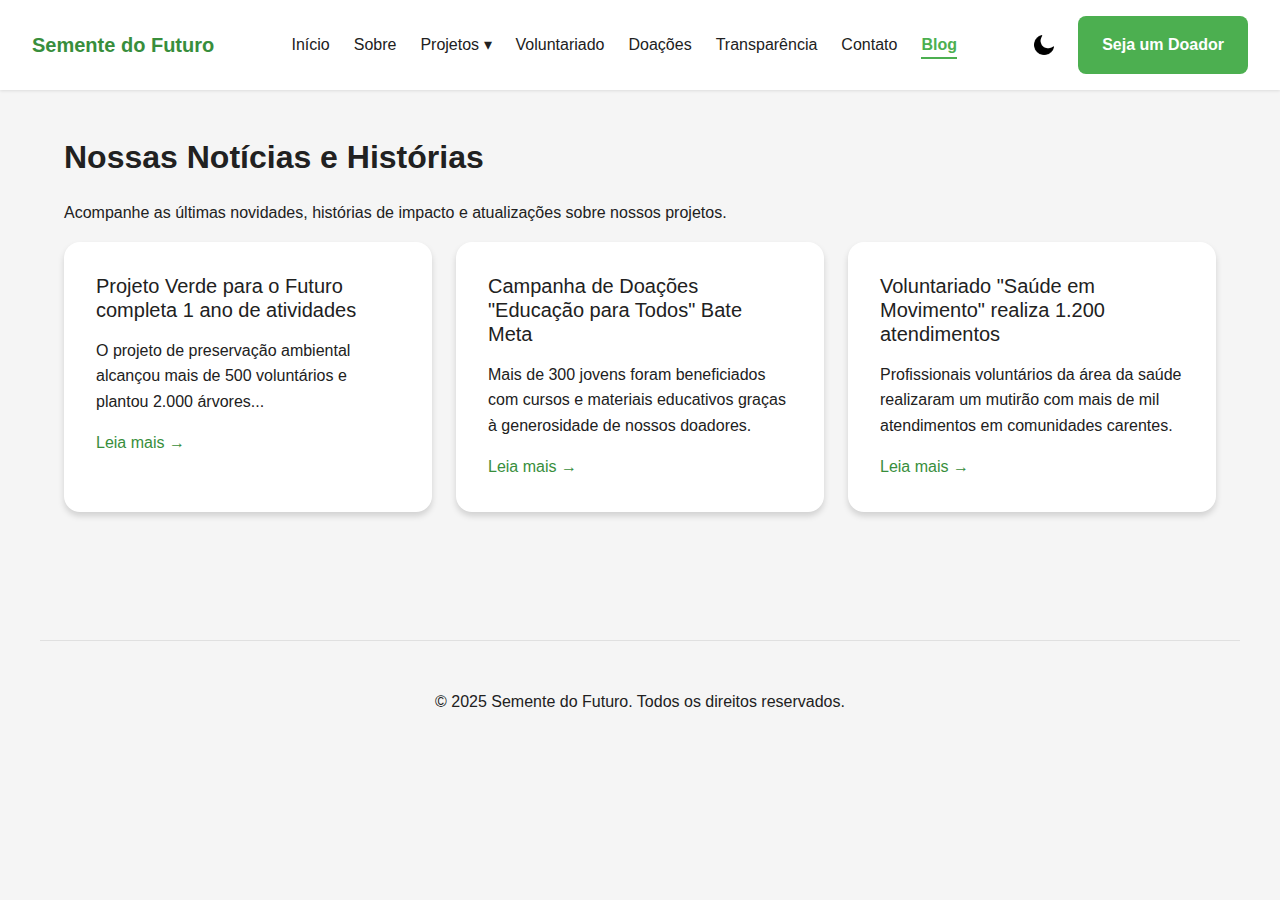
<file: blog.html>
<!DOCTYPE html>
<html lang="pt-BR" data-theme="light">
<head>
    <!-- Definições básicas do documento -->
    <meta charset="UTF-8">
    <meta name="viewport" content="width=device-width, initial-scale=1.0">
    <meta name="description" content="Blog da ONG Semente do Futuro, com notícias e atualizações.">
    <title>Semente do Futuro - Blog</title>
    
    <!-- Ícone que aparece na aba do navegador -->
    <link rel="icon" type="image/png" href="Assets/images/icon-semente-do-futuro.png">
    
    <!-- Estilos principais do site -->
    <link rel="stylesheet" href="Assets/css/base.css">
    <link rel="stylesheet" href="Assets/css/layout.css">
    <link rel="stylesheet" href="Assets/css/components.css">
</head>
<body>
    <header>
        <!-- Nome da ONG como título principal -->
        <h1>Semente do Futuro</h1>

        <!-- Botão para alternar entre modo claro/escuro -->
        <button id="theme-toggle-btn" class="theme-toggle-btn" aria-label="Alterar tema">
            <img src="Assets/images/sun.png" alt="Ícone de Sol" class="icon-sun">
            <img src="Assets/images/moon.png" alt="Ícone de Lua" class="icon-moon">
        </button>

        <!-- Menu hambúrguer (aparece em telas menores) -->
        <input type="checkbox" id="menu-toggle" class="menu-toggle-checkbox">
        <label for="menu-toggle" class="menu-hamburguer">
            <!-- Ícone do menu (3 linhas) em SVG -->
            <svg width="24" height="24" viewBox="0 0 24 24" fill="none">
                <path d="M3 12H21" stroke="var(--color-text)" stroke-width="2" stroke-linecap="round"/>
                <path d="M3 6H21" stroke="var(--color-text)" stroke-width="2" stroke-linecap="round"/>
                <path d="M3 18H21" stroke="var(--color-text)" stroke-width="2" stroke-linecap="round"/>
            </svg>
        </label>

        <!-- Navegação principal do site -->
        <nav aria-label="Menu principal">
            <ul>
                <li><a href="index.html">Início</a></li>
                <li><a href="sobre.html">Sobre</a></li>
                <li class="dropdown">
                    <a href="projetos.html">Projetos &#9662;</a> <ul class="dropdown-menu">
                        <li><a href="#">Educação para Todos</a></li>
                        <li><a href="#">Saúde em Movimento</a></li>
                        <li><a href="#">Verde para o Futuro</a></li>
                    </ul>
                </li>
                <li><a href="voluntariado.html">Voluntariado</a></li>
                <li><a href="doacoes.html">Doações</a></li>
                <li><a href="transparencia.html">Transparência</a></li>
                <li><a href="contato.html">Contato</a></li>
                <!-- Página atual está destacada -->
                <li><a href="blog.html" class="active-link">Blog</a></li>
            </ul>
        </nav>

        <!-- Botão de destaque para doações -->
        <a href="doacoes.html" class="btn btn-primary">Seja um Doador</a>
    </header>

    <main>
        <!-- Seção principal do blog -->
        <section id="blog-posts" aria-labelledby="titulo-blog">
            <div class="container">
                <h2 id="titulo-blog">Nossas Notícias e Histórias</h2>
                <p>Acompanhe as últimas novidades, histórias de impacto e atualizações sobre nossos projetos.</p>
                
                <!-- Grade com os posts -->
                <div class="grid">
                    <!-- Cada artigo do blog -->
                    <article class="card col-4">
                        <h3>Projeto Verde para o Futuro completa 1 ano de atividades</h3>
                        <p>O projeto de preservação ambiental alcançou mais de 500 voluntários e plantou 2.000 árvores...</p>
                        <a href="#">Leia mais &rarr;</a>
                    </article>
                    
                    <article class="card col-4">
                        <h3>Campanha de Doações "Educação para Todos" Bate Meta</h3>
                        <p>Mais de 300 jovens foram beneficiados com cursos e materiais educativos graças à generosidade de nossos doadores.</p>
                        <a href="#">Leia mais &rarr;</a>
                    </article>
                    
                    <article class="card col-4">
                        <h3>Voluntariado "Saúde em Movimento" realiza 1.200 atendimentos</h3>
                        <p>Profissionais voluntários da área da saúde realizaram um mutirão com mais de mil atendimentos em comunidades carentes.</p>
                        <a href="#">Leia mais &rarr;</a>
                    </article>
                </div>
            </div>
        </section>
    </main>

    <!-- Rodapé -->
    <footer>
        <div class="container">
            <p>&copy; 2025 Semente do Futuro. Todos os direitos reservados.</p>
        </div>
    </footer>
    
    <!-- Script para alternar o tema claro/escuro -->
    <script src="Assets/js/theme-toggle.js"></script>
    
</body>
</html>
</file>
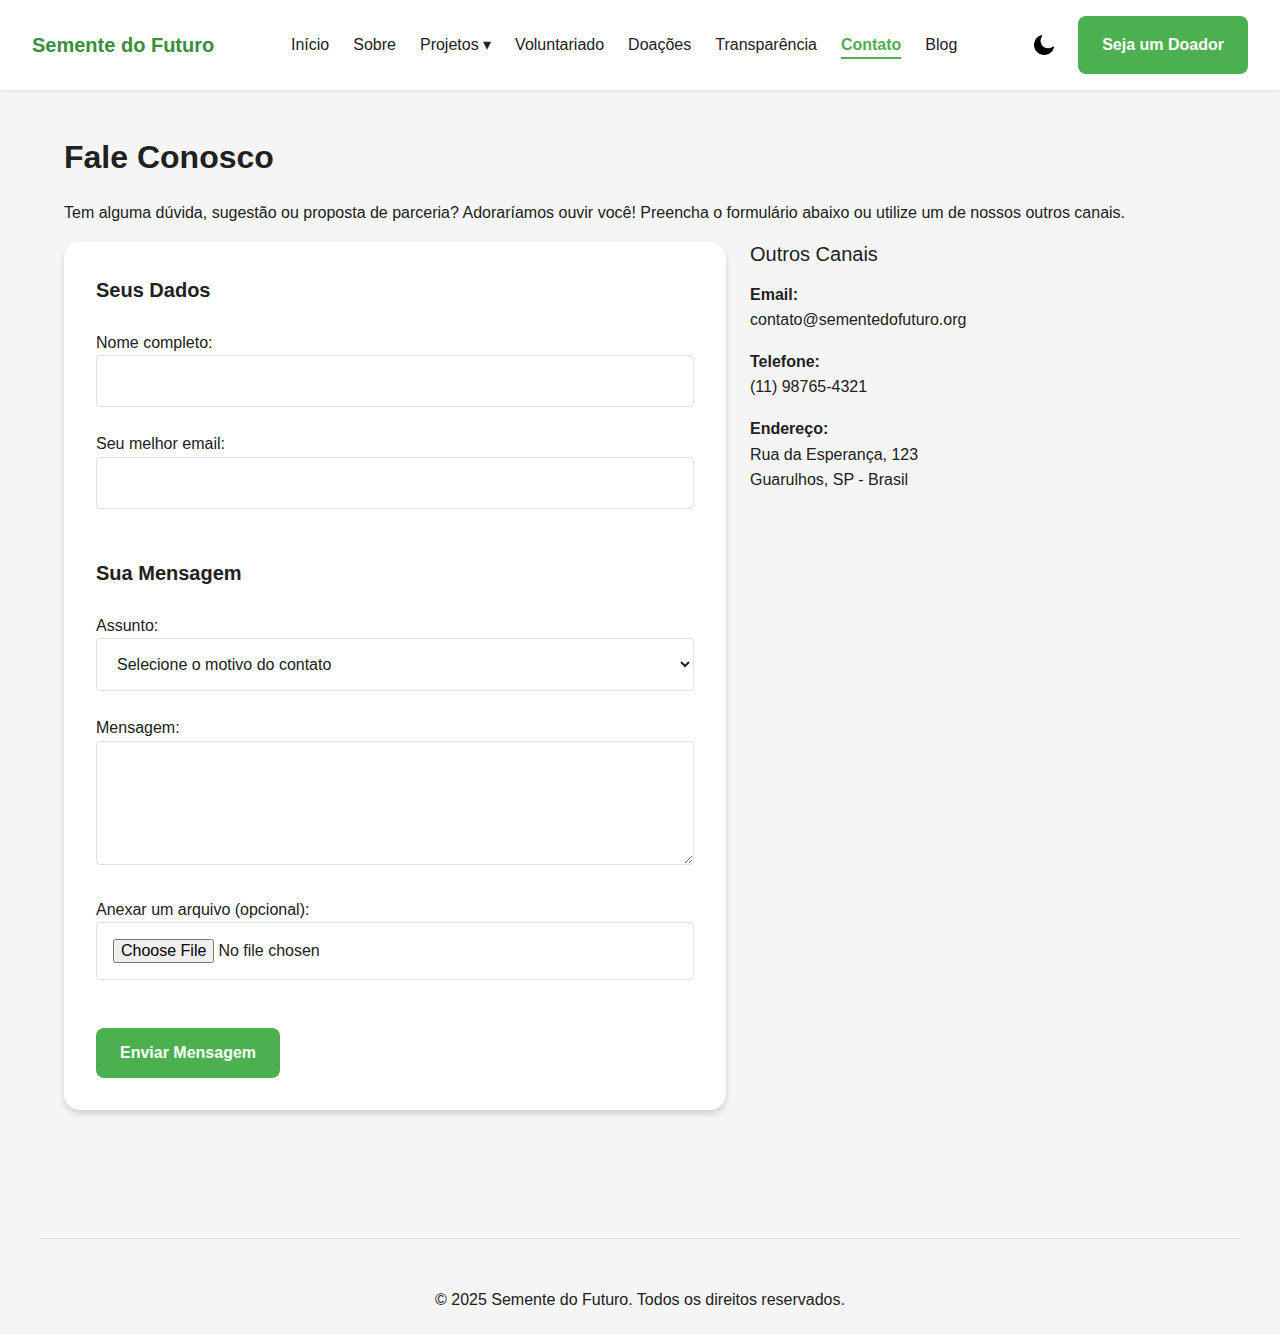
<file: contato.html>
<!DOCTYPE html>
<html lang="pt-BR" data-theme="light">
<head>
    <!-- Configurações básicas da página -->
    <meta charset="UTF-8">
    <meta name="viewport" content="width=device-width, initial-scale=1.0">
    <meta name="description" content="Entre em contato com a ONG Semente do Futuro.">
    <title>Semente do Futuro - Contato</title>

    <!-- Ícone que aparece na aba do navegador -->
    <link rel="icon" type="image/png" href="Assets/images/icon-semente-do-futuro.png">

    <!-- Estilos globais -->
    <link rel="stylesheet" href="Assets/css/base.css">
    <link rel="stylesheet" href="Assets/css/layout.css">
    <link rel="stylesheet" href="Assets/css/components.css">
</head>
<body>

    <header>
        <!-- Nome principal da ONG -->
        <h1>Semente do Futuro</h1>

        <!-- Botão de alternar tema claro/escuro -->
        <button id="theme-toggle-btn" class="theme-toggle-btn" aria-label="Alterar tema">
            <img src="Assets/images/sun.png" alt="Ícone de Sol" class="icon-sun">
            <img src="Assets/images/moon.png" alt="Ícone de Lua" class="icon-moon">
        </button>

        <!-- Menu hambúrguer para dispositivos móveis -->
        <input type="checkbox" id="menu-toggle" class="menu-toggle-checkbox">
        <label for="menu-toggle" class="menu-hamburguer">
            <!-- Ícone de menu em SVG -->
            <svg width="24" height="24" viewBox="0 0 24 24" fill="none" xmlns="http://www.w3.org/2000/svg">
                <path d="M3 12H21" stroke="var(--color-text)" stroke-width="2" stroke-linecap="round" stroke-linejoin="round"/>
                <path d="M3 6H21" stroke="var(--color-text)" stroke-width="2" stroke-linecap="round" stroke-linejoin="round"/>
                <path d="M3 18H21" stroke="var(--color-text)" stroke-width="2" stroke-linecap="round" stroke-linejoin="round"/>
            </svg>
        </label>

        <!-- Navegação principal -->
        <nav aria-label="Menu principal">
            <ul>
                <li><a href="index.html">Início</a></li>
                <li><a href="sobre.html">Sobre</a></li>
                <li class="dropdown">
                    <a href="projetos.html">Projetos &#9662;</a> <ul class="dropdown-menu">
                        <li><a href="#">Educação para Todos</a></li>
                        <li><a href="#">Saúde em Movimento</a></li>
                        <li><a href="#">Verde para o Futuro</a></li>
                    </ul>
                </li>
                <li><a href="voluntariado.html">Voluntariado</a></li>
                <li><a href="doacoes.html">Doações</a></li>
                <li><a href="transparencia.html">Transparência</a></li>
                <li><a href="contato.html" class="active-link">Contato</a></li>
                <li><a href="blog.html">Blog</a></li>
            </ul>
        </nav>
        <!-- Botão de destaque para doações -->
        <a href="doacoes.html" class="btn btn-primary">Seja um Doador</a>
    </header>

    <main>
        <!-- Seção de contato -->
        <section id="fale-conosco" aria-labelledby="titulo-contato">
            <div class="container">
                <h2 id="titulo-contato">Fale Conosco</h2>
                <p>Tem alguma dúvida, sugestão ou proposta de parceria? Adoraríamos ouvir você! Preencha o formulário abaixo ou utilize um de nossos outros canais.</p>
                <div class="grid">
                    <div class="col-7">
                        <!-- Formulário de contato -->
                        <form action="#" method="post" data-validate="true" enctype="multipart/form-data" class="card" data-modal-title="Mensagem Enviada!" data-modal-text="Recebemos seus dados com sucesso. Entraremos em contato em breve.">
                            <fieldset>
                                <legend>Seus Dados</legend>
                                <label for="nome-contato">Nome completo:</label>
                                <input type="text" id="nome-contato" name="nome" required>
                                <label for="email-contato">Seu melhor email:</label>
                                <input type="email" id="email-contato" name="email" required>
                            </fieldset>
                            <fieldset>
                                <legend>Sua Mensagem</legend>
                                <label for="assunto-contato">Assunto:</label>
                                <select id="assunto-contato" name="assunto" required>
                                    <option value="">Selecione o motivo do contato</option>
                                    <option value="duvida">Dúvida</option>
                                    <option value="sugestao">Sugestão</option>
                                    <option value="parceria">Parceria</option>
                                    <option value="outro">Outro</option>
                                </select>
                                <label for="mensagem-contato">Mensagem:</label>
                                <textarea id="mensagem-contato" name="mensagem" required maxlength="500" rows="5"></textarea>
                                <label for="arquivo-contato">Anexar um arquivo (opcional):</label>
                                <input type="file" id="arquivo-contato" name="arquivo" accept=".pdf,.doc,.docx,.jpg,.png">
                            </fieldset>
                            <button type="submit" class="btn btn-primary">Enviar Mensagem</button>
                        </form>
                    </div>
                    <div class="col-5">
                        <h3>Outros Canais</h3>
                        <p><strong>Email:</strong><br> contato@sementedofuturo.org</p>
                        <p><strong>Telefone:</strong><br> (11) 98765-4321</p>
                        <p><strong>Endereço:</strong><br> Rua da Esperança, 123<br> Guarulhos, SP - Brasil</p>
                    </div>
                </div>
            </div>
        </section>
    </main>
    
    <!-- Rodapé -->
    <footer>
        <div class="container">
            <p>&copy; 2025 Semente do Futuro. Todos os direitos reservados.</p>
        </div>
    </footer>
    
    <div id="success-modal" class="modal">
        <div class="modal-content card">
            <button class="modal-close-btn" aria-label="Fechar">&times;</button>
            <h3>Mensagem Enviada!</h3>
            <p>Recebemos seus dados com sucesso. Entraremos em contato em breve.</p>
        </div>
    </div>

    <!-- Script do tema -->
    <script src="Assets/js/theme-toggle.js"></script>

    <!-- Script para pop-up de agradecimento -->
    <script src="Assets/js/modal.js"></script>

    <!-- Script validação de formulário -->
    <script src="Assets/js/validation.js"></script>

</body>
</html>
</file>
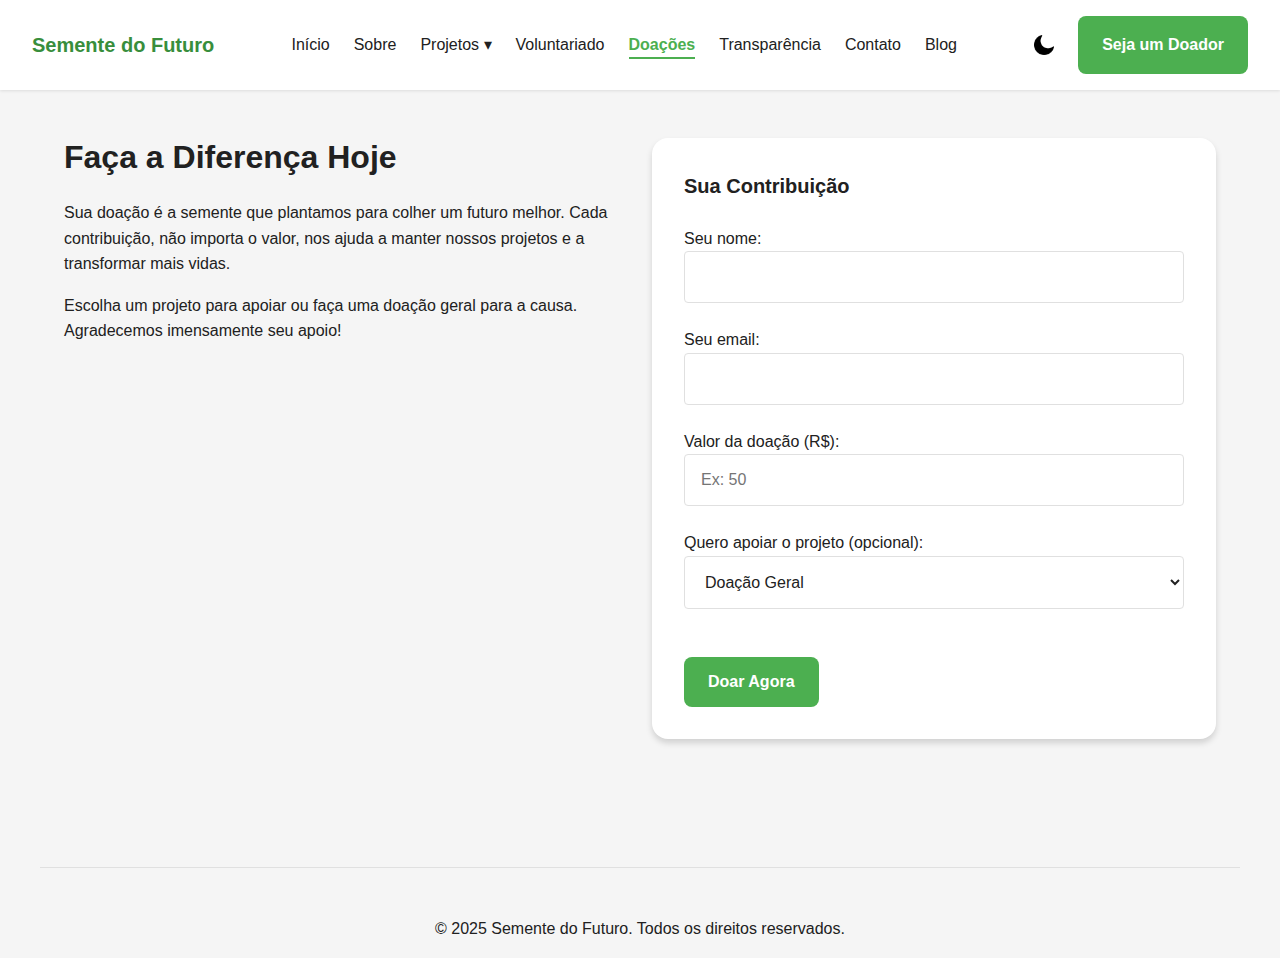
<file: doacoes.html>
<!DOCTYPE html>
<html lang="pt-BR" data-theme="light">
<head>

    <!-- Configurações básicas da página -->
    <meta charset="UTF-8">
    <meta name="viewport" content="width=device-width, initial-scale=1.0">
    <meta name="description" content="Página de doações da ONG Semente do Futuro. Contribua e faça a diferença.">
    <title>Semente do Futuro - Doações</title>


    <!-- Ícone da aba do navegador -->
    <link rel="icon" type="image/png" href="Assets/images/icon-semente-do-futuro.png">

    <!-- Estilos globais -->
    <link rel="stylesheet" href="Assets/css/base.css">
    <link rel="stylesheet" href="Assets/css/layout.css">
    <link rel="stylesheet" href="Assets/css/components.css">
</head>
<body>

    <header>
        <!-- Nome da ONG -->
        <h1>Semente do Futuro</h1>

        <!-- Botão de tema claro/escuro -->
        <button id="theme-toggle-btn" class="theme-toggle-btn" aria-label="Alterar tema">
            <img src="Assets/images/sun.png" alt="Ícone de Sol" class="icon-sun">
            <img src="Assets/images/moon.png" alt="Ícone de Lua" class="icon-moon">
        </button>

        <!-- Menu hambúrguer -->
        <input type="checkbox" id="menu-toggle" class="menu-toggle-checkbox">
        <label for="menu-toggle" class="menu-hamburguer">
            <!-- Ícone em SVG -->
            <svg width="24" height="24" viewBox="0 0 24 24" fill="none" xmlns="http://www.w3.org/2000/svg">
                <path d="M3 12H21" stroke="var(--color-text)" stroke-width="2" stroke-linecap="round" stroke-linejoin="round"/>
                <path d="M3 6H21" stroke="var(--color-text)" stroke-width="2" stroke-linecap="round" stroke-linejoin="round"/>
                <path d="M3 18H21" stroke="var(--color-text)" stroke-width="2" stroke-linecap="round" stroke-linejoin="round"/>
            </svg>
        </label>

        <!-- Navegação principal -->
        <nav aria-label="Menu principal">
            <ul>
                <li><a href="index.html">Início</a></li>
                <li><a href="sobre.html">Sobre</a></li>
                <li class="dropdown">
                    <a href="projetos.html">Projetos &#9662;</a> <ul class="dropdown-menu">
                        <li><a href="#">Educação para Todos</a></li>
                        <li><a href="#">Saúde em Movimento</a></li>
                        <li><a href="#">Verde para o Futuro</a></li>
                    </ul>
                </li>
                <li><a href="voluntariado.html">Voluntariado</a></li>
                <!-- Link ativo (página atual) -->
                <li><a href="doacoes.html" class="active-link">Doações</a></li>
                <li><a href="transparencia.html">Transparência</a></li>
                <li><a href="contato.html">Contato</a></li>
                <li><a href="blog.html">Blog</a></li>
            </ul>
        </nav>
        <!-- Botão fixo de destaque para doações -->
        <a href="doacoes.html" class="btn btn-primary">Seja um Doador</a>
    </header>

    <main>
        <!-- Seção de doações -->
        <section id="faca-sua-doacao" aria-labelledby="titulo-doacao">
            <div class="container">
                <div class="grid">
                    <div class="col-6">
                        <h2 id="titulo-doacao">Faça a Diferença Hoje</h2>
                        <p>Sua doação é a semente que plantamos para colher um futuro melhor. Cada contribuição, não importa o valor, nos ajuda a manter nossos projetos e a transformar mais vidas.</p>
                        <p>Escolha um projeto para apoiar ou faça uma doação geral para a causa. Agradecemos imensamente seu apoio!</p>
                    </div>
                    <div class="col-6">
                        <!-- Formulario de doação -->
                        <form action="#" data-validate="true" method="post" class="card" data-modal-title="Doação Recebida!" data-modal-text="Sua contribuição faz a diferença! Muito obrigado pelo seu apoio.">
                            <fieldset>
                                <legend>Sua Contribuição</legend>
                                <label for="nome-doacao">Seu nome:</label>
                                <input type="text" id="nome-doacao" name="nome" required>
                                <label for="email-doacao">Seu email:</label>
                                <input type="email" id="email-doacao" name="email" required>
                                <label for="valor-doacao">Valor da doação (R$):</label>
                                <input type="number" id="valor-doacao" name="valor" min="1" required placeholder="Ex: 50">
                                <label for="projeto-doacao">Quero apoiar o projeto (opcional):</label>
                                <select id="projeto-doacao" name="projeto">
                                    <option value="geral">Doação Geral</option>
                                    <option value="educacao">Educação para Todos</option>
                                    <option value="saude">Saúde em Movimento</option>
                                    <option value="verde">Verde para o Futuro</option>
                                </select>
                            </fieldset>
                            <button type="submit" class="btn btn-primary">Doar Agora</button>
                        </form>
                    </div>
                </div>
            </div>
        </section>
    </main>
    
    <!-- Rodapé -->
    <footer>
        <div class="container">
            <p>&copy; 2025 Semente do Futuro. Todos os direitos reservados.</p>
        </div>
    </footer>
    
    <div id="success-modal" class="modal">
        <div class="modal-content card">
            <button class="modal-close-btn" aria-label="Fechar">&times;</button>
            <h3>Doação Recebida!</h3>
            <p>Sua contribuição faz a diferença! Muito obrigado pelo seu apoio.</p>
        </div>
    </div>

    <!-- Script para alternar tema claro/escuro -->
    <script src="Assets/js/theme-toggle.js"></script>

    <!-- Script para pop-up de agradecimento -->
    <script src="Assets/js/modal.js"></script>

    <!-- Script validação de formulário -->
    <script src="Assets/js/validation.js"></script>

</body>
</html>
</file>
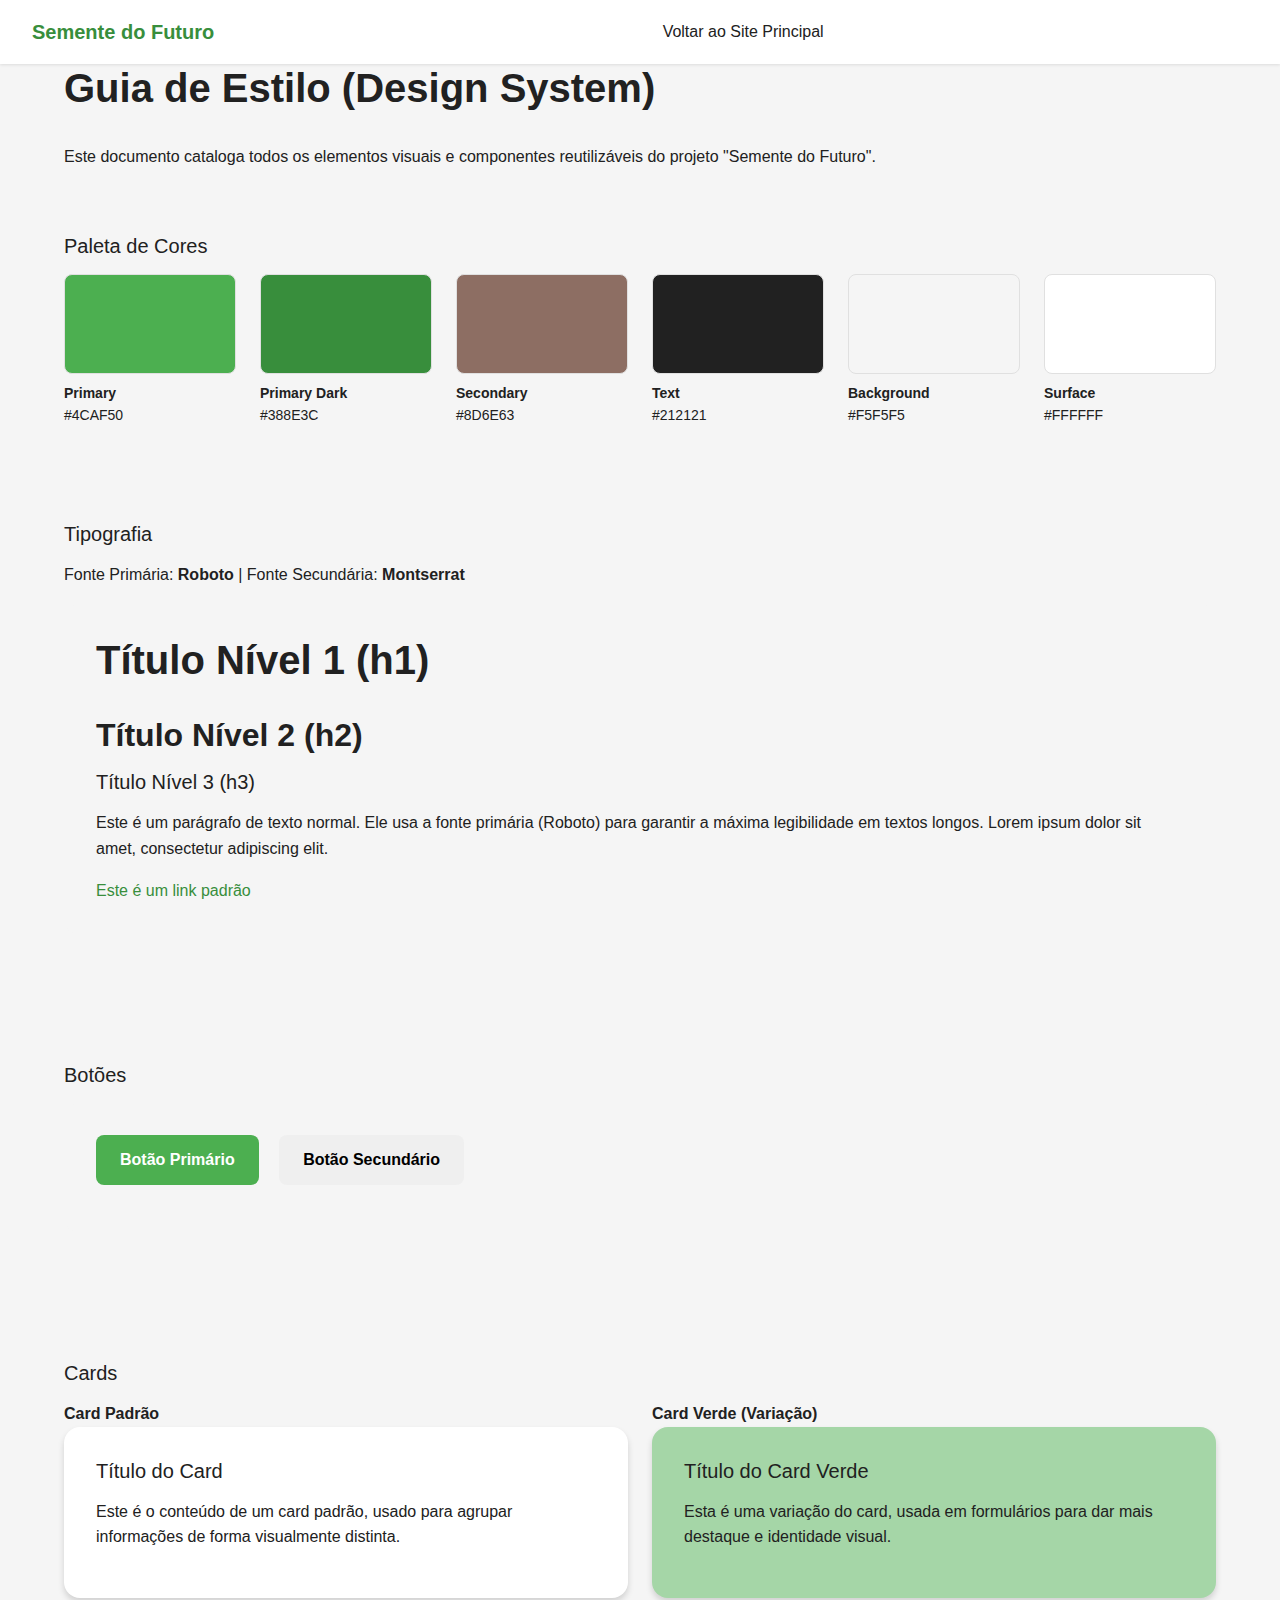
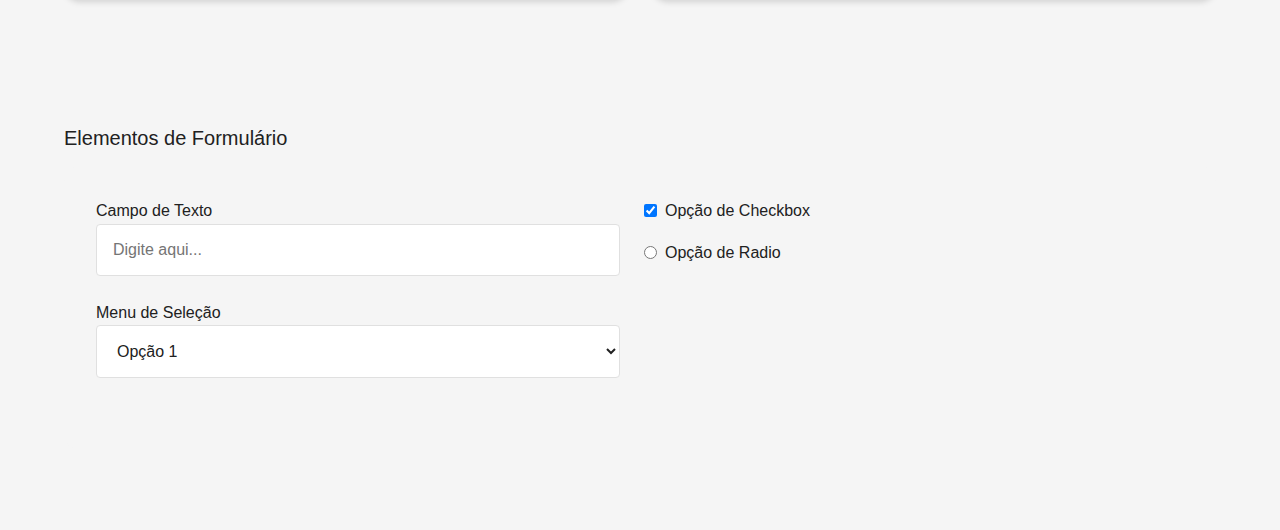
<file: styleguide.html>
<!DOCTYPE html>
<html lang="pt-BR" data-theme="light">
<head>
    <meta charset="UTF-8">
    <meta name="viewport" content="width=device-width, initial-scale=1.0">
    <title>Semente do Futuro - Guia de Estilo</title>
    
    <link rel="icon" type="image/png" href="Assets/images/icon-semente-do-futuro.png">
    
    <link rel="stylesheet" href="Assets/css/base.css">
    <link rel="stylesheet" href="Assets/css/layout.css">
    <link rel="stylesheet" href="Assets/css/components.css">
    <link rel="stylesheet" href="Assets/css/styleguide.css">
</head>
<body>
    
    <header>
        <a href="index.html" class="site-title-link">Semente do Futuro</a>
        <nav aria-label="Menu principal">
            <ul>
                <li><a href="index.html">Voltar ao Site Principal</a></li>
            </ul>
        </nav>
    </header>

    <main>
        <div class="container">
            
            <h1>Guia de Estilo (Design System)</h1>
            
            <div>
                <p>Este documento cataloga todos os elementos visuais e componentes reutilizáveis do projeto "Semente do Futuro".</p>
            </div> 

            <section aria-labelledby="titulo-cores">
                <h3 id="titulo-cores">Paleta de Cores</h3>
                <div class="grid">
                    <div class="col-2"><div class="color-swatch" style="background-color: var(--color-primary);"></div><div class="color-info"><strong>Primary</strong><br>#4CAF50</div></div>
                    <div class="col-2"><div class="color-swatch" style="background-color: var(--color-primary-dark);"></div><div class="color-info"><strong>Primary Dark</strong><br>#388E3C</div></div>
                    <div class="col-2"><div class="color-swatch" style="background-color: var(--color-secondary);"></div><div class="color-info"><strong>Secondary</strong><br>#8D6E63</div></div>
                    <div class="col-2"><div class="color-swatch" style="background-color: var(--color-text);"></div><div class="color-info"><strong>Text</strong><br>#212121</div></div>
                    <div class="col-2"><div class="color-swatch" style="background-color: var(--color-background);"></div><div class="color-info"><strong>Background</strong><br>#F5F5F5</div></div>
                    <div class="col-2"><div class="color-swatch" style="background-color: var(--color-white);"></div><div class="color-info"><strong>Surface</strong><br>#FFFFFF</div></div>
                </div>
            </section>

            <section aria-labelledby="titulo-tipografia">
                <h3 id="titulo-tipografia">Tipografia</h3>
                <p>Fonte Primária: <strong>Roboto</strong> | Fonte Secundária: <strong>Montserrat</strong></p>
                <div class="component-showcase">
                    <p class="h1-example">Título Nível 1 (h1)</p>
                    <h2>Título Nível 2 (h2)</h2>
                    <h3>Título Nível 3 (h3)</h3>
                    <p>Este é um parágrafo de texto normal. Ele usa a fonte primária (Roboto) para garantir a máxima legibilidade em textos longos. Lorem ipsum dolor sit amet, consectetur adipiscing elit.</p>
                    <a href="#">Este é um link padrão</a>
                </div>
            </section>

            <section aria-labelledby="titulo-botoes">
                <h3 id="titulo-botoes">Botões</h3>
                <div class="component-showcase">
                    <button class="btn btn-primary">Botão Primário</button>
                    <button class="btn btn-secondary">Botão Secundário</button>
                </div>
            </section>

            <section aria-labelledby="titulo-cards">
                <h3 id="titulo-cards">Cards</h3>
                <div class="grid">
                    <div class="col-6">
                        <h4>Card Padrão</h4>
                        <div class="card">
                            <h3>Título do Card</h3>
                            <p>Este é o conteúdo de um card padrão, usado para agrupar informações de forma visualmente distinta.</p>
                        </div>
                    </div>
                    <div class="col-6">
                        <h4>Card Verde (Variação)</h4>
                        <div class="card card--verde">
                            <h3>Título do Card Verde</h3>
                            <p>Esta é uma variação do card, usada em formulários para dar mais destaque e identidade visual.</p>
                        </div>
                    </div>
                </div>
            </section>

            <section aria-labelledby="titulo-formularios">
                <h3 id="titulo-formularios">Elementos de Formulário</h3>
                <div class="component-showcase">
                    <div class="grid">
                        <div class="col-6">
                            <label for="input-exemplo">Campo de Texto</label>
                            <input type="text" id="input-exemplo" placeholder="Digite aqui...">
                            <label for="select-exemplo">Menu de Seleção</label>
                            <select id="select-exemplo"><option>Opção 1</option><option>Opção 2</option></select>
                        </div>
                        <div class="col-6">
                            <div class="checkbox-group"><input type="checkbox" id="check-exemplo" checked><label for="check-exemplo">Opção de Checkbox</label></div>
                            <div class="radio-group"><input type="radio" id="radio-exemplo" name="radio"><label for="radio-exemplo">Opção de Radio</label></div>
                        </div>
                    </div>
                </div>
            </section>

        </div>
    </main>
</body>
</html>
</file>
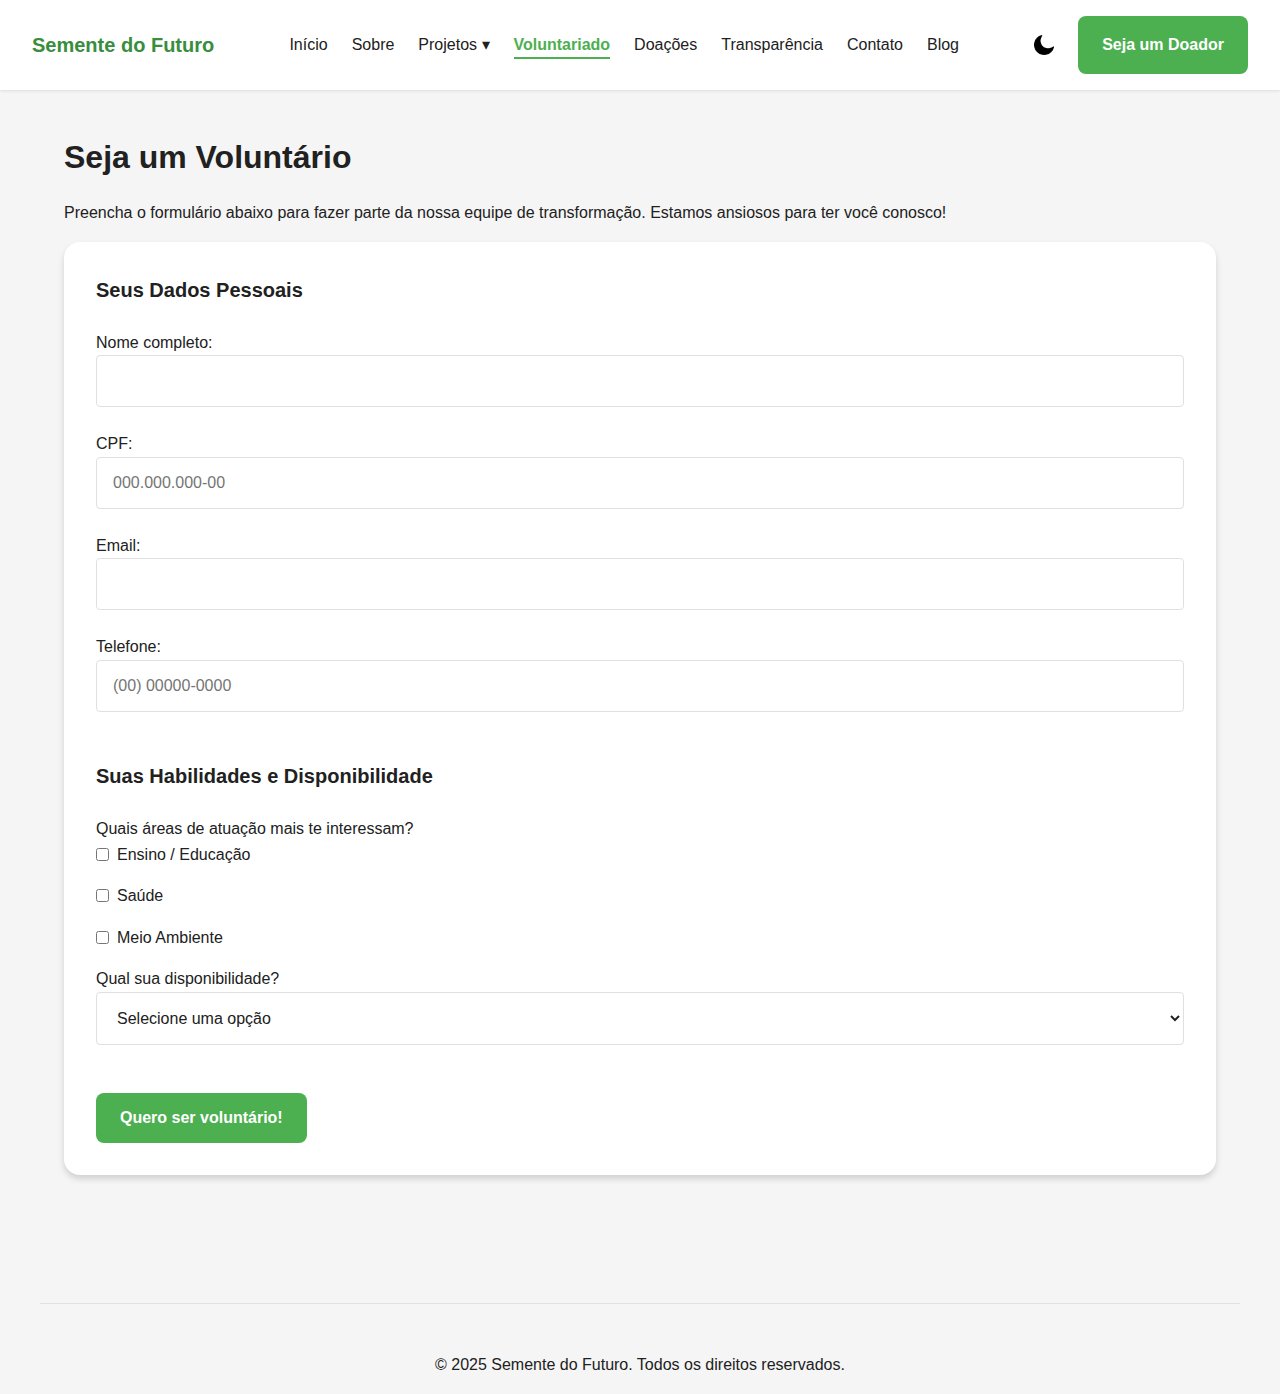
<file: voluntariado.html>
<!DOCTYPE html>
<html lang="pt-BR" data-theme="light">
<head>
    <!-- Metadados da página -->
    <meta charset="UTF-8"> <!-- Codificação de caracteres -->
    <meta name="viewport" content="width=device-width, initial-scale=1.0"> <!-- Responsividade -->
    <meta name="description" content="Cadastro de voluntários para participar dos projetos da ONG Semente do Futuro."> <!-- SEO -->
    <title>Semente do Futuro - Voluntariado</title> <!-- Título da página -->

    <!-- Ícone do site -->
    <link rel="icon" type="image/png" href="Assets/images/icon-semente-do-futuro.png">

    <!-- CSS -->
    <link rel="stylesheet" href="Assets/css/base.css">
    <link rel="stylesheet" href="Assets/css/layout.css">
    <link rel="stylesheet" href="Assets/css/components.css">
</head>
<body>
    
    <!-- Cabeçalho -->
    <header>
        <h1>Semente do Futuro</h1>

        <!-- Botão para alternar tema -->
        <button id="theme-toggle-btn" class="theme-toggle-btn" aria-label="Alterar tema">
            <img src="Assets/images/sun.png" alt="Ícone de Sol" class="icon-sun">
            <img src="Assets/images/moon.png" alt="Ícone de Lua" class="icon-moon">
        </button>

        <!-- Menu hamburguer -->
        <input type="checkbox" id="menu-toggle" class="menu-toggle-checkbox">
        <label for="menu-toggle" class="menu-hamburguer">
            <svg width="24" height="24" viewBox="0 0 24 24" fill="none" xmlns="http://www.w3.org/2000/svg">
                <path d="M3 12H21" stroke="var(--color-text)" stroke-width="2" stroke-linecap="round" stroke-linejoin="round"/>
                <path d="M3 6H21" stroke="var(--color-text)" stroke-width="2" stroke-linecap="round" stroke-linejoin="round"/>
                <path d="M3 18H21" stroke="var(--color-text)" stroke-width="2" stroke-linecap="round" stroke-linejoin="round"/>
            </svg>
        </label>

        <!-- Navegação principal -->
        <nav aria-label="Menu principal">
            <ul>
                <li><a href="index.html">Início</a></li>
                <li><a href="sobre.html">Sobre</a></li>
                <li class="dropdown">
                    <a href="projetos.html">Projetos &#9662;</a> <ul class="dropdown-menu">
                        <li><a href="#">Educação para Todos</a></li>
                        <li><a href="#">Saúde em Movimento</a></li>
                        <li><a href="#">Verde para o Futuro</a></li>
                    </ul>
                </li>
                <li><a href="voluntariado.html" class="active-link">Voluntariado</a></li> <!-- Página atual -->
                <li><a href="doacoes.html">Doações</a></li>
                <li><a href="transparencia.html">Transparência</a></li>
                <li><a href="contato.html">Contato</a></li>
                <li><a href="blog.html">Blog</a></li>
            </ul>
        </nav>
        <a href="doacoes.html" class="btn btn-primary">Seja um Doador</a> <!-- Botão de ação -->
    </header>

    <main>
        <!-- Seção de Cadastro de Voluntário -->
        <section id="cadastro-voluntario" aria-labelledby="titulo-cadastro">
            <div class="container">
                <h2 id="titulo-cadastro">Seja um Voluntário</h2>
                <p>Preencha o formulário abaixo para fazer parte da nossa equipe de transformação. Estamos ansiosos para ter você conosco!</p>

                <!-- Formulário de voluntariado -->
                <form id="form-voluntario" action="#" data-validate="true" method="post" class="card" data-modal-title="Cadastro Recebido!" data-modal-text="Obrigado por seu interesse! Analisaremos seu cadastro e entraremos em contato.">

                    <!-- Dados Pessoais -->
                    <fieldset>
                        <legend>Seus Dados Pessoais</legend>

                        <label for="nome">Nome completo:</label>
                        <input type="text" id="nome" name="nome" required minlength="3">

                        <label for="cpf">CPF:</label>
                        <input type="text" id="cpf" name="cpf" required pattern="\d{3}\.\d{3}\.\d{3}-\d{2}" placeholder="000.000.000-00">
                        
                        <label for="email">Email:</label>
                        <input type="email" id="email" name="email" required>

                        <label for="telefone">Telefone:</label>
                        <input type="text" id="telefone" name="telefone" required pattern="\(\d{2}\) \d{4,5}-\d{4}" placeholder="(00) 00000-0000">
                    </fieldset>
                    
                    <!-- Habilidades e Disponibilidade -->
                    <fieldset>
                        <legend>Suas Habilidades e Disponibilidade</legend>
                        
                        <label>Quais áreas de atuação mais te interessam?</label>
                        <div class="checkbox-group">
                            <input type="checkbox" id="habilidade1" name="habilidades" value="ensino">
                            <label for="habilidade1">Ensino / Educação</label>
                        </div>
                        <div class="checkbox-group">
                            <input type="checkbox" id="habilidade2" name="habilidades" value="saude">
                            <label for="habilidade2">Saúde</label>
                        </div>
                        <div class="checkbox-group">
                            <input type="checkbox" id="habilidade3" name="habilidades" value="meio-ambiente">
                            <label for="habilidade3">Meio Ambiente</label>
                        </div>
                        
                        <label for="disponibilidade" style="margin-top: var(--space-3);">Qual sua disponibilidade?</label>
                        <select id="disponibilidade" name="disponibilidade" required>
                            <option value="">Selecione uma opção</option>
                            <option value="fim_semana">Fins de semana</option>
                            <option value="semanal">Durante a semana</option>
                            <option value="ocasional">Eventos ocasionais</option>
                        </select>
                    </fieldset>
                    
                    <!-- Botão de envio -->
                    <button type="submit" class="btn btn-primary">Quero ser voluntário!</button>

                </form>
            </div>
        </section>
    </main>

    <!-- Rodapé -->
    <footer>
        <div class="container">
            <p>&copy; 2025 Semente do Futuro. Todos os direitos reservados.</p>
        </div>
    </footer>

    <div id="success-modal" class="modal">
        <div class="modal-content card">
            <button class="modal-close-btn" aria-label="Fechar">&times;</button>
            <h3>Cadastro Recebido!</h3>
            <p>Obrigado por seu interesse! Analisaremos seu cadastro e entraremos em contato.</p>
        </div>
    </div>

    <!-- Script para alternar tema claro/escuro -->
    <script src="Assets/js/theme-toggle.js"></script>
    
    <!-- Script para pop-up de agradecimento -->
    <script src="Assets/js/modal.js"></script>

    <!-- Script validação de formulário -->
    <script src="Assets/js/validation.js"></script>

</body>
</html>
</file>
<file: Assets/css/base.css>
/* ==========================================================================
   Arquivo Base (base.css)
   - Define as fundações do nosso Design System.
   - Variáveis globais (cores, fontes, espaçamentos).
   - Estilos do Tema Escuro (Dark Mode).
   - Reset de CSS e estilos globais para elementos HTML.
   ========================================================================== */

/* Define as variáveis CSS globais para o tema claro (padrão) */
:root {
    /* --- Paleta de Cores --- */
    --color-primary: #4CAF50;
    --color-primary-dark: #388E3C;
    --color-primary-light: #A5D6A7;
    --color-secondary: #8D6E63;
    --color-secondary-dark: #5D4037;
    --color-secondary-light: #D7CCC8;
    
    /* Cores Neutras */
    --color-white: #FFFFFF;
    --color-black: #000000;
    --color-text: #212121;
    --color-background: #F5F5F5;
    --color-border: #E0E0E0;
    
    /* --- Tipografia --- */
    --font-primary: 'Roboto', Arial, sans-serif;
    --font-secondary: 'Montserrat', sans-serif;

    /* --- Escala de Tamanhos de Fonte (Fluid Typography) --- */
    --fs-xl: 2.5rem;
    --fs-lg: 2rem;
    --fs-md: 1.25rem;
    --fs-base: 1rem;
    --fs-sm: 0.875rem;

    /* --- Sistema de Espaçamento (Base 8px) --- */
    --space-1: 8px;   /* 1 * 8px */
    --space-2: 16px;  /* 2 * 8px */
    --space-3: 24px;  /* 3 * 8px */
    --space-4: 32px;  /* 4 * 8px */
    --space-5: 48px;  /* 6 * 8px */
    --space-6: 64px;  /* 8 * 8px */

    /* --- Bordas e Sombras --- */
    --radius-sm: 4px;
    --radius-md: 8px;
    --radius-lg: 16px;
    --shadow-sm: 0 1px 3px rgba(0,0,0,0.1);
    --shadow-md: 0 4px 6px rgba(0,0,0,0.15);
    --shadow-lg: 0 8px 12px rgba(0,0,0,0.2);

    /* Bg menu mobile */
    --color-menu-overlay-bg: rgba(255, 255, 255, 0.85);
}

/* Sobrescreve as variáveis globais quando o tema escuro está ativo */
html[data-theme="dark"] {
    --color-text: #E0E0E0;
    --color-background: #121212;
    --color-white: #1E1E1E; /* Cor de fundo para componentes como cards */
    --color-border: #424242;
    
    /* Ajusta cores primárias e secundárias para melhor contraste */
    --color-primary: #66BB6A;
    --color-primary-dark: #81C784;
    --color-secondary: #A1887F;
    --color-secondary-light: #4E4643;
    
    /* Ajusta sombras para serem visíveis no fundo escuro */
    --shadow-sm: 0 1px 3px rgba(0,0,0,0.5);
    --shadow-md: 0 4px 6px rgba(0,0,0,0.6);

    /* Cor menu mobile */
     --color-menu-overlay-bg: rgba(30, 30, 30, 0.85); /* Um preto semi-transparente */
}

/* --- Reset e Estilos Globais --- */

/* Zera margens e paddings e define box-sizing para todos os elementos */
* {
    margin: 0;
    padding: 0;
    box-sizing: border-box;
}

/* Configurações globais para o HTML */
html {
    font-size: 16px; /* Base para unidades 'rem' */
    scroll-behavior: smooth; /* Rolagem suave para links de âncora */
}

/* Estilos principais do corpo da página */
body {
    font-family: var(--font-primary);
    font-size: var(--fs-base);
    line-height: 1.6;
    color: var(--color-text);
    background-color: var(--color-background);
    /* Transição suave de cores ao trocar de tema */
    transition: background-color 0.3s ease, color 0.3s ease;
}

/* Estilos de Tipografia Padrão */
h1, h2, h3 {
    font-family: var(--font-secondary);
    line-height: 1.2;
}

h1 { font-size: var(--fs-xl); margin-bottom: var(--space-4); }
h2 { font-size: var(--fs-lg); margin-bottom: var(--space-3); }
h3 { font-size: var(--fs-md); font-weight: 500; margin-bottom: var(--space-2); }
p  { margin-bottom: var(--space-2); }

/* Estilos Padrão para Links */
a {
    color: var(--color-primary-dark);
    text-decoration: none;
    transition: color 0.2s ease;
}

a:hover {
    color: var(--color-primary);
    text-decoration: underline;
}
</file>
<file: Assets/css/layout.css>
/* ==========================================================================
   Arquivo de Layout (layout.css)
   - Define a estrutura principal e o grid do site.
   - Estiliza os principais blocos estruturais (header, main, footer, sections).
   - Contém todas as Media Queries para a responsividade do site.
   ========================================================================== */

/* --- Estrutura Principal e Grid --- */

/* Container principal que centraliza o conteúdo */
.container {
    width: 100%;
    max-width: 1200px;
    margin: 0 auto;
    padding: 0 var(--space-3);
}

/* Sistema de Grid de 12 colunas */
.grid {
    display: grid;
    grid-template-columns: repeat(12, 1fr);
    gap: var(--space-3);
}

/* Classes utilitárias para o tamanho das colunas */
.col-1 { grid-column: span 1; }
.col-2 { grid-column: span 2; }
.col-3 { grid-column: span 3; }
.col-4 { grid-column: span 4; }
.col-5 { grid-column: span 5; }
.col-6 { grid-column: span 6; }
.col-7 { grid-column: span 7; }
.col-8 { grid-column: span 8; }
.col-9 { grid-column: span 9; }
.col-10 { grid-column: span 10; }
.col-11 { grid-column: span 11; }
.col-12 { grid-column: span 12; }

/* --- Blocos Estruturais (Header, Footer, Sections) --- */

/* Estilo do cabeçalho */
header {
    background-color: var(--color-white);
    padding: var(--space-2) var(--space-4);
    box-shadow: var(--shadow-sm);
    display: flex;
    align-items: center;
    gap: var(--space-3);
}

header h1 {
    color: var(--color-primary-dark);
    margin: 0;
    font-size: var(--fs-md);
}

/* Estilo da navegação principal */
header nav ul {
    display: flex;
    list-style: none;
    gap: var(--space-3);
}

header nav a {
    color: var(--color-text);
    font-weight: 500;
}

/* Estilo para o link da página ativa no menu */
header nav a.active-link {
    color: var(--color-primary);
    font-weight: 700;
    border-bottom: 2px solid var(--color-primary);
    padding-bottom: 4px;
}

/* Ordem visual dos itens do header no DESKTOP */
header h1 { order: 1; }
header nav { order: 2; margin-left: auto; margin-right: auto; } /* Centraliza o menu */
header .theme-toggle-btn { order: 3; }
header .btn { order: 4; }
header .menu-hamburguer, 
header .menu-toggle-checkbox { order: 5; }

/* Estilo padrão para seções de conteúdo */
section {
    padding: var(--space-5) 0;
}

.hero {
    padding: 0; 
}

/* Estilo do rodapé */
footer .container {
    display: flex;
    flex-direction: column;
    align-items: center;
    gap: var(--space-1);
    padding-top: var(--space-5);
    margin-top: var(--space-5);
    border-top: 1px solid var(--color-border);
}

/* ==========================================================================
   Responsividade (Media Queries)
   ========================================================================== */

/* Esconde os controles do menu hambúrguer em telas grandes */
.menu-toggle-checkbox,
.menu-hamburguer {
    display: none;
    cursor: pointer;
    z-index: 1001;
}

/* --- Para Tablets e Telas Menores (Ativa o Menu Hambúrguer) --- */
@media (max-width: 992px) {
    /* Mostra o ícone do hambúrguer */
    .menu-hamburguer {
        display: block;
    }

    /* O menu de navegação vira um overlay em tela cheia, escondido por padrão */
    header nav {
        display: none;
        position: fixed;
        top: 0;
        left: 0;
        width: 100vw;
        height: 100vh;
        background-color: var(--color-menu-overlay-bg);
        backdrop-filter: blur(5px);
        z-index: 1000;
        justify-content: center;
        align-items: center;
        margin: 0; /* Reseta as margens do desktop */
    }

    /* Quando o checkbox é marcado, o menu aparece */
    .menu-toggle-checkbox:checked ~ nav {
        display: flex; 
    }

    /* Organiza os links do menu em uma coluna */
    header nav ul {
        flex-direction: column;
        gap: var(--space-4);
    }

    /* Aumenta a fonte dos links para facilitar o toque */
    header nav a {
        font-size: var(--fs-lg);
        font-family: var(--font-secondary);
    }

    /* Ordem visual dos itens do header no MOBILE */
    header h1 { order: 1; margin-right: auto; }
    header .theme-toggle-btn { order: 2; }
    header .menu-hamburguer, 
    header .menu-toggle-checkbox { order: 3; }
    header nav { order: 4; }
    header .btn { order: 5; display: none; } /* Esconde o botão "Seja um Doador" */

    /* Ajusta as colunas do grid para 2 colunas */
    .col-3, .col-4 {
        grid-column: span 6;
    }
}

/* --- Para Celulares (Empilha todas as colunas) --- */
@media (max-width: 768px) {
    /* Força todos os elementos do grid a ocuparem a largura total */
    [class*="col-"] {
        grid-column: span 12;
    }
}
</file>
<file: Assets/css/components.css>
/* ==========================================================================
   Arquivo de Componentes (components.css)
   - Contém os estilos para todos os componentes reutilizáveis do site.
   - Ex: Botões, Cards, Formulários, Carrossel, etc.
   ========================================================================== */

/* --- Componente: Botão --- */
.btn {
    display: inline-block;
    padding: var(--space-2) var(--space-3);
    border-radius: var(--radius-md);
    font-size: var(--fs-base);
    font-weight: 600;
    text-align: center;
    cursor: pointer;
    transition: all 0.3s ease-in-out;
    border: none;
    text-decoration: none;
}

.btn-primary {
    background-color: var(--color-primary);
    color: var(--color-white);
}

.btn-primary:hover {
    background-color: var(--color-primary-dark);
    color: var(--color-white);
}

/* --- Componente: Card --- */
.card {
    background: var(--color-white);
    border-radius: var(--radius-lg);
    padding: var(--space-4);
    box-shadow: var(--shadow-md);
    transition: transform 0.2s ease, box-shadow 0.2s ease;
    margin-bottom: var(--space-4);
}

.card:hover {
    transform: translateY(-6px);
    box-shadow: var(--shadow-lg);
}

/* Variação de Card com fundo verde */
.card--verde {
    background-color: var(--color-primary-light);
}

.card--verde legend,
.card--verde label {
    color: var(--color-primary-dark);
    font-weight: 500;
}

/* --- Componente: Formulário --- */
input, select, textarea {
    width: 100%;
    padding: var(--space-2);
    margin-bottom: var(--space-3);
    border: 1px solid var(--color-border);
    border-radius: var(--radius-sm);
    font-size: var(--fs-base);
    background-color: var(--color-white);
    color: var(--color-text);
    transition: border-color 0.2s ease, box-shadow 0.2s ease;
}

input:focus, select:focus, textarea:focus {
    border-color: var(--color-primary);
    box-shadow: 0 0 0 3px rgba(76, 175, 80, 0.2);
    outline: none;
}

fieldset {
    border: none;
    padding: 0;
    margin-bottom: var(--space-3);
}

legend {
    font-size: var(--fs-md);
    font-weight: 600;
    margin-bottom: var(--space-3);
    font-family: var(--font-secondary);
}

/* Estilos para grupos de checkbox e radio */
.checkbox-group,
.radio-group {
    display: flex;
    align-items: center;
    gap: var(--space-1);
    margin-bottom: var(--space-2);
}

/* Remove a largura de 100% para estes tipos de input */
input[type="checkbox"],
input[type="radio"] {
    width: auto;
    margin-bottom: 0;
}

/* --- Componente: Carrossel --- */
.hero-carousel {
    position: relative;
    width: 100%;
    height: 60vh;
    overflow: hidden;
}

.carousel-image {
    width: 100%;
    height: 100%;
    object-fit: cover;
    position: absolute;
    top: 0;
    left: 0;
    opacity: 0;
    transition: opacity 1.5s ease-in-out;
}

.carousel-image.active {
    opacity: 1;
}

/* --- Componente: Foto da Equipe --- */
.team-photo {
    width: 100%;
    height: auto;
    object-fit: cover; /* Garante que a imagem preencha o espaço sem distorcer */
    aspect-ratio: 1 / 1; /* Força a imagem a ser quadrada */
    border-radius: var(--radius-lg);
    margin-bottom: var(--space-2);
}

/* --- Componente: Botão de Troca de Tema --- */
.theme-toggle-btn {
    background: none;
    border: none;
    cursor: pointer;
    padding: 0;
    display: flex;
    align-items: center;
    justify-content: center;
    color: var(--color-text);
}

.theme-toggle-btn:hover {
    color: var(--color-primary);
}

/* Estilo para as imagens ou SVGs dentro do botão de tema */
.theme-toggle-btn img,
.theme-toggle-btn svg {
    width: 20px;
    height: 20px;
    vertical-align: middle;
}

/* Lógica para mostrar o ícone correto com base no tema */
.icon-sun { 
    display: none; /* Esconde o sol por padrão (no tema claro) */
}
.icon-moon { 
    display: inline-block; /* Mostra a lua por padrão (no tema claro) */
}

/* Quando o tema for escuro... */
html[data-theme="dark"] .icon-sun { 
    display: inline-block; /* ...mostramos o sol. */
}
html[data-theme="dark"] .icon-moon { 
    display: none; /* ...e escondemos a lua. */
}


/* ==========================================================================
   Componente: Menu Dropdown
   ========================================================================== */

/* Define o container do item do menu como a referência de posição */
.dropdown {
    position: relative;
}

/* Estilo do menu suspenso (escondido por padrão) */
.dropdown-menu {
    display: none; /* Começa escondido */
    position: absolute; /* "Flutua" abaixo do item pai */
    left: 0;
    top: 100%; /* Posiciona logo abaixo do link "Projetos" */
    background-color: var(--color-white);
    border-radius: var(--radius-md);
    box-shadow: var(--shadow-md);
    list-style: none;
    padding: var(--space-1) 0;
    min-width: 200px; /* Largura mínima do dropdown */
    z-index: 100; /* Garante que fique por cima de outros conteúdos */
}

/* Estilo dos links dentro do dropdown */
.dropdown-menu li a {
    display: block;
    padding: var(--space-2) var(--space-3);
    color: var(--color-text);
    font-weight: 500;
    border-bottom: none; /* Remove a linha de link ativo que pode ser herdada */
}

.dropdown-menu li a:hover {
    background-color: var(--color-background);
    color: var(--color-primary);
}

/* A MÁGICA: Quando o mouse passa sobre o .dropdown, o .dropdown-menu que está dentro dele aparece! */
.dropdown:hover .dropdown-menu,
.dropdown:focus-within .dropdown-menu {
    display: block;
}

/* ==========================================================================
   Componente: Modal
   ========================================================================== */

/* O fundo escuro (overlay) que cobre a tela inteira */
.modal {
    display: none; /* Começa escondido */
    position: fixed; /* Fica fixo na tela */
    top: 0;
    left: 0;
    width: 100%;
    height: 100%;
    background-color: rgba(0, 0, 0, 0.6); /* Fundo preto semi-transparente */
    z-index: 2000; /* Garante que fique por cima de tudo */
    
    /* Usa flexbox para centralizar o conteúdo do modal */
    justify-content: center;
    align-items: center;
}

/* Quando o modal estiver ativo, ele aparece */
.modal.ativo {
    display: flex;
}

/* O conteúdo do modal (a "janela" branca) */
.modal-content {
    position: relative;
    max-width: 500px; /* Largura máxima da janela */
    width: 90%; /* Ocupa 90% da tela em dispositivos pequenos */
}

/* O botão de fechar (o "X") */
.modal-close-btn {
    position: absolute;
    top: var(--space-2);
    right: var(--space-3);
    background: none;
    border: none;
    font-size: var(--fs-lg);
    cursor: pointer;
    color: var(--color-text);
}

/* ==========================================================================
   Estilos para Mídia Incorporada (Vídeo e Áudio)
   ========================================================================== */

.media-showcase video,
.media-showcase audio {
    display: block; /* Garante que ocupem a linha inteira */
    width: 100%;   /* Faz com que se ajustem à largura do container */
    max-width: 600px; /* Define uma largura máxima para não ficarem gigantes em telas grandes */
    margin: 0 auto var(--space-2); /* Centraliza e adiciona espaço embaixo */
    border-radius: var(--radius-md);
}

.media-showcase figcaption {
    text-align: center;
    font-size: var(--fs-sm);
    color: var(--color-text);
    margin-bottom: var(--space-4);
}

/* ==========================================================================
   Estilos para Validação de Formulários
   ========================================================================== */

/* Estilo do campo quando ele está inválido */
input.invalid,
textarea.invalid,
select.invalid {
    border-color: var(--color-danger-dark); /* Borda vermelha */
    background-color: var(--color-danger-light); /* Fundo rosa claro */
}

/* Estilo da mensagem de erro */
.error-message {
    display: block; /* Garante que a mensagem fique abaixo do campo */
    color: var(--color-danger-dark); /* Cor vermelha */
    font-size: var(--fs-sm); /* Tamanho pequeno */
    margin-top: -16px; /* Puxa a mensagem para mais perto do campo */
    margin-bottom: var(--space-2); /* Adiciona espaço antes do próximo campo */
}
</file>
<file: Assets/css/styleguide.css>
/* Estilos exclusivos para a página do Guia de Estilo */

.color-swatch {
    width: 100%;
    height: 100px;
    border-radius: var(--radius-md);
    border: 1px solid var(--color-border);
    margin-bottom: var(--space-1);
}

.color-info {
    font-size: var(--fs-sm);
}

.component-showcase {
    background-color: var(--color-background);
    padding: var(--space-4);
    border-radius: var(--radius-lg);
    margin-bottom: var(--space-4);
}

.component-showcase > * {
    margin-right: var(--space-2);
    margin-bottom: var(--space-2);
}

/* Estilo para o link do título no header */
.site-title-link {
    color: var(--color-primary-dark);
    margin: 0;
    font-size: var(--fs-md);
    font-family: var(--font-secondary);
    font-weight: bold;
    text-decoration: none;
}

/* Estilo para simular um H1 no exemplo da página de Tipografia */
.h1-example {
    font-size: var(--fs-xl); /* Usa a variável de tamanho do H1 */
    font-family: var(--font-secondary); /* Usa a variável de fonte do H1 */
    margin-bottom: var(--space-4); /* Usa a variável de margem do H1 */
    line-height: 1.2; /* Garante a mesma altura de linha */
    font-weight: bold; /* Garante o mesmo peso da fonte */
}
</file>
